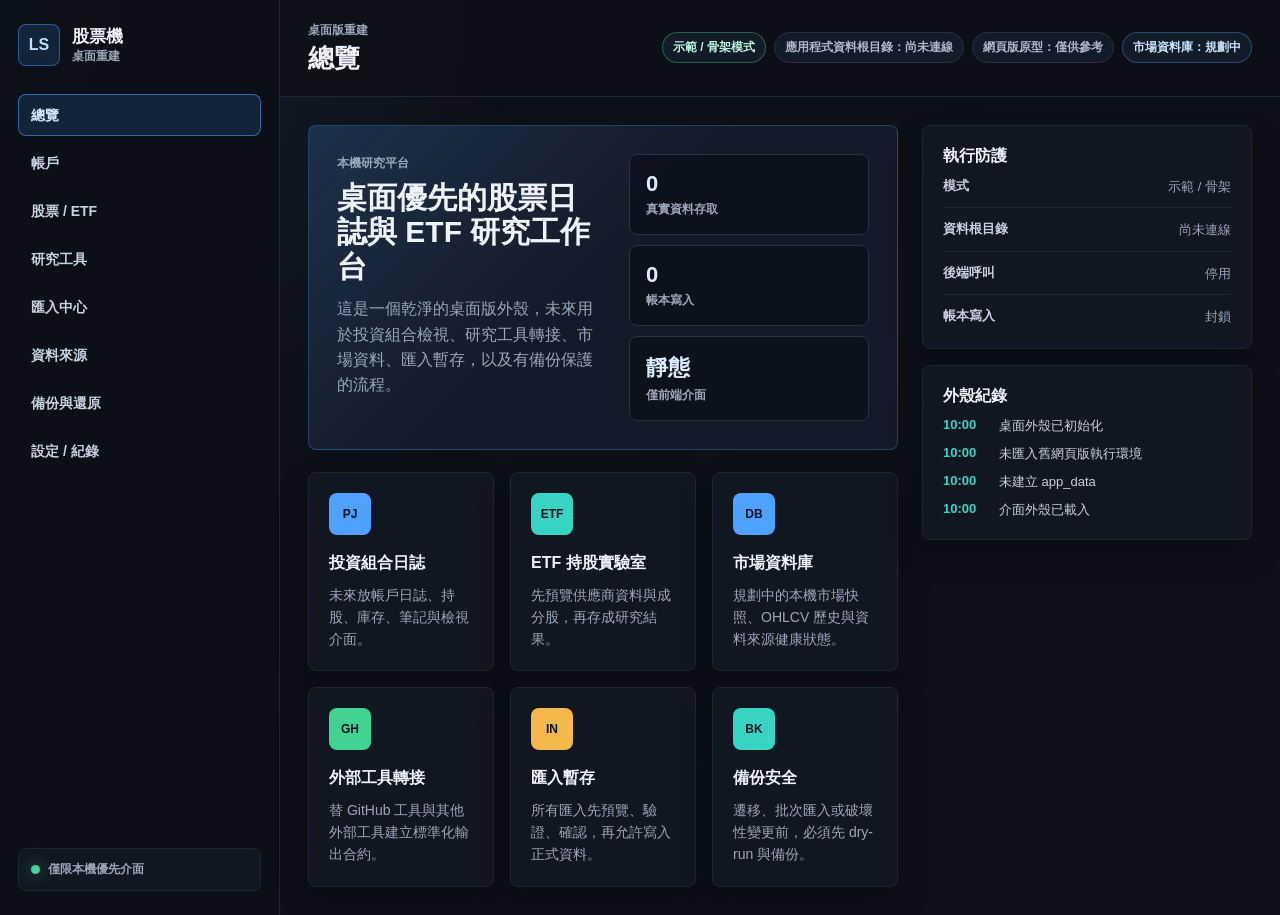
<file: desktop_stock_machine/frontend/index.html>
<!doctype html>
<html lang="zh-Hant">
  <head>
    <meta charset="utf-8">
    <meta name="viewport" content="width=device-width, initial-scale=1">
    <title>桌面股票機</title>
    <link rel="stylesheet" href="styles.css">
  </head>
  <body>
    <div class="app-shell">
      <aside class="sidebar" aria-label="主要導覽">
        <div class="brand">
          <span class="brand-mark" aria-hidden="true">LS</span>
          <div>
            <div class="brand-title" data-i18n="brand.title">股票機</div>
            <div class="brand-subtitle" data-i18n="brand.subtitle">桌面重建</div>
          </div>
        </div>

        <nav class="nav-list">
          <button class="nav-item active" type="button" data-section-target="overview" data-i18n="nav.overview">總覽</button>
          <button class="nav-item" type="button" data-section-target="accounts" data-i18n="nav.accounts">帳戶</button>
          <button class="nav-item" type="button" data-section-target="stocks" data-i18n="nav.stocks">股票 / ETF</button>
          <button class="nav-item" type="button" data-section-target="research" data-i18n="nav.research">研究工具</button>
          <button class="nav-item" type="button" data-section-target="imports" data-i18n="nav.imports">匯入中心</button>
          <button class="nav-item" type="button" data-section-target="sources" data-i18n="nav.sources">資料來源</button>
          <button class="nav-item" type="button" data-section-target="backup" data-i18n="nav.backup">備份與還原</button>
          <button class="nav-item" type="button" data-section-target="settings" data-i18n="nav.settings">設定 / 紀錄</button>
        </nav>

        <div class="sidebar-footer">
          <span class="signal-dot"></span>
          <span data-i18n="sidebar.footer">僅限本機優先介面</span>
        </div>
      </aside>

      <main class="workspace">
        <header class="topbar">
          <div>
            <p class="eyebrow" data-i18n="top.eyebrow">桌面版重建</p>
            <h1 id="section-title">總覽</h1>
          </div>
          <div class="status-strip" aria-label="執行狀態">
            <span class="status-chip good" data-i18n="status.mode">示範 / 骨架模式</span>
            <span class="status-chip muted" data-i18n="status.dataRoot">應用程式資料根目錄：尚未連線</span>
            <span class="status-chip muted" data-i18n="status.legacy">網頁版原型：僅供參考</span>
            <span class="status-chip planned" data-i18n="status.market">市場資料庫：規劃中</span>
          </div>
        </header>

        <div class="content-grid">
          <section class="section-stack">
            <section class="page-section active" data-section="overview">
              <div class="hero-panel">
                <div>
                  <p class="eyebrow" data-i18n="overview.eyebrow">本機研究平台</p>
                  <h2 data-i18n="overview.title">桌面優先的股票日誌與 ETF 研究工作台</h2>
                  <p data-i18n="overview.body">
                    這是一個乾淨的桌面版外殼，未來用於投資組合檢視、研究工具轉接、市場資料、匯入暫存，以及有備份保護的流程。
                  </p>
                </div>
                <div class="hero-metrics" aria-label="外殼狀態">
                  <div><strong>0</strong><span data-i18n="metric.realCalls">真實資料存取</span></div>
                  <div><strong>0</strong><span data-i18n="metric.ledgerWrites">帳本寫入</span></div>
                  <div><strong data-i18n="metric.staticValue">靜態</strong><span data-i18n="metric.frontendOnly">僅前端介面</span></div>
                </div>
              </div>

              <div class="card-grid overview-cards">
                <article class="card">
                  <span class="card-icon journal">PJ</span>
                  <h3 data-i18n="card.journal.title">投資組合日誌</h3>
                  <p data-i18n="card.journal.body">未來放帳戶日誌、持股、庫存、筆記與檢視介面。</p>
                </article>
                <article class="card">
                  <span class="card-icon etf">ETF</span>
                  <h3 data-i18n="card.etf.title">ETF 持股實驗室</h3>
                  <p data-i18n="card.etf.body">先預覽供應商資料與成分股，再存成研究結果。</p>
                </article>
                <article class="card">
                  <span class="card-icon market">DB</span>
                  <h3 data-i18n="card.market.title">市場資料庫</h3>
                  <p data-i18n="card.market.body">規劃中的本機市場快照、OHLCV 歷史與資料來源健康狀態。</p>
                </article>
                <article class="card">
                  <span class="card-icon tool">GH</span>
                  <h3 data-i18n="card.adapters.title">外部工具轉接</h3>
                  <p data-i18n="card.adapters.body">替 GitHub 工具與其他外部工具建立標準化輸出合約。</p>
                </article>
                <article class="card">
                  <span class="card-icon import">IN</span>
                  <h3 data-i18n="card.import.title">匯入暫存</h3>
                  <p data-i18n="card.import.body">所有匯入先預覽、驗證、確認，再允許寫入正式資料。</p>
                </article>
                <article class="card">
                  <span class="card-icon backup">BK</span>
                  <h3 data-i18n="card.backup.title">備份安全</h3>
                  <p data-i18n="card.backup.body">遷移、批次匯入或破壞性變更前，必須先 dry-run 與備份。</p>
                </article>
              </div>
            </section>

            <section class="page-section" data-section="accounts" hidden>
              <div class="section-heading">
                <p class="eyebrow" data-i18n="accounts.eyebrow">帳務邊界</p>
                <h2 data-i18n="accounts.title">帳戶</h2>
                <p data-i18n="accounts.body">真實 profile 會先保持封鎖，直到 data root、備份與遷移安全規則完成。</p>
              </div>
              <div class="card-grid">
                <article class="card"><h3 data-i18n="accounts.summary.title">帳戶摘要</h3><p data-i18n="accounts.summary.body">未來顯示持股、現金流與日誌狀態。</p></article>
                <article class="card"><h3 data-i18n="accounts.guard.title">帳本保護</h3><p data-i18n="accounts.guard.body">確認資料必須透過 core storage 合約與審核寫入流程。</p></article>
                <article class="card warning"><h3 data-i18n="accounts.blocked.title">真實 profile 尚未啟用</h3><p data-i18n="accounts.blocked.body">這個 UI shell 不會載入私人帳戶資料。</p></article>
              </div>
            </section>

            <section class="page-section" data-section="stocks" hidden>
              <div class="section-heading">
                <p class="eyebrow" data-i18n="stocks.eyebrow">研究工作區</p>
                <h2 data-i18n="stocks.title">股票 / ETF</h2>
                <p data-i18n="stocks.body">桌面版個股與 ETF 詳細頁會在這裡重做，不複製舊網頁版頁面。</p>
              </div>
              <div class="card-grid">
                <article class="card"><h3 data-i18n="stocks.canvas.title">個股詳情畫布</h3><p data-i18n="stocks.canvas.body">未來放圖表、庫存、筆記與市場脈絡。</p></article>
                <article class="card"><h3 data-i18n="stocks.etf.title">ETF 成分檢視</h3><p data-i18n="stocks.etf.body">未來顯示持股快照、資料來源、快照日期與中繼資料。</p></article>
                <article class="card"><h3 data-i18n="stocks.library.title">研究結果庫</h3><p data-i18n="stocks.library.body">儲存的研究輸出會和個人確認帳本分開。</p></article>
              </div>
            </section>

            <section class="page-section" data-section="research" hidden>
              <div class="section-heading">
                <p class="eyebrow" data-i18n="research.eyebrow">轉接平台</p>
                <h2 data-i18n="research.title">研究工具</h2>
                <p data-i18n="research.body">未來外部工具輸出會先標準化，使用者預覽後才存成研究結果。</p>
              </div>

              <div class="flow-panel">
                <div class="flow-step" data-i18n="flow.github">GitHub 工具</div>
                <div class="flow-arrow" data-i18n="flow.to">到</div>
                <div class="flow-step" data-i18n="flow.adapter">轉接器</div>
                <div class="flow-arrow" data-i18n="flow.to">到</div>
                <div class="flow-step" data-i18n="flow.output">標準化輸出</div>
                <div class="flow-arrow" data-i18n="flow.to">到</div>
                <div class="flow-step" data-i18n="flow.preview">預覽</div>
                <div class="flow-arrow" data-i18n="flow.to">到</div>
                <div class="flow-step locked" data-i18n="flow.save">存成研究結果</div>
              </div>

              <div class="chip-row">
                <span class="status-chip planned" data-i18n="research.chip.csv">CSV / JSON 轉接器</span>
                <span class="status-chip planned" data-i18n="research.chip.runner">子程序執行器</span>
                <span class="status-chip planned" data-i18n="research.chip.registry">外掛登錄表規劃中</span>
                <span class="status-chip danger" data-i18n="research.chip.blocked">帳本寫入封鎖</span>
              </div>

              <div class="card-grid">
                <article class="card"><h3 data-i18n="research.isolation.title">工具隔離</h3><p data-i18n="research.isolation.body">外部工具輸出必須先經過轉接器，才會進入審核畫面。</p></article>
                <article class="card"><h3 data-i18n="research.preview.title">先預覽</h3><p data-i18n="research.preview.body">產生的研究資料會先停在暫存狀態，明確確認後才保存。</p></article>
              </div>
            </section>

            <section class="page-section" data-section="imports" hidden>
              <div class="section-heading">
                <p class="eyebrow" data-i18n="imports.eyebrow">審核流程</p>
                <h2 data-i18n="imports.title">匯入中心</h2>
                <p data-i18n="imports.body">匯入資料會先預覽、驗證、確認，再允許持久寫入。</p>
              </div>
              <div class="card-grid">
                <article class="card warning"><h3 data-i18n="imports.dryRun.title">必須 dry-run</h3><p data-i18n="imports.dryRun.body">匯入候選資料必須先檢查，不能直接接受。</p></article>
                <article class="card warning"><h3 data-i18n="imports.confirm.title">需要使用者確認</h3><p data-i18n="imports.confirm.body">沒有明確同意前，匯入結果不能寫入確認資料。</p></article>
                <article class="card"><h3 data-i18n="imports.report.title">暫存報告</h3><p data-i18n="imports.report.body">未來會顯示略過列、警告與阻擋原因。</p></article>
              </div>
            </section>

            <section class="page-section" data-section="sources" hidden>
              <div class="section-heading">
                <p class="eyebrow" data-i18n="sources.eyebrow">市場資料中心</p>
                <h2 data-i18n="sources.title">資料來源</h2>
                <p data-i18n="sources.body">供應商動作會維持手動觸發，並以預覽流程為主。</p>
              </div>
              <div class="card-grid">
                <article class="card"><h3 data-i18n="sources.etf.title">ETF 供應商預覽</h3><p data-i18n="sources.etf.body">未來供應商抓取會先預覽，再確認成快照。</p></article>
                <article class="card"><h3 data-i18n="sources.csv.title">手動 CSV 備援</h3><p data-i18n="sources.csv.body">本機檔案可在驗證後成為受控備援路徑。</p></article>
                <article class="card"><h3 data-i18n="sources.snapshot.title">市場快照資料庫</h3><p data-i18n="sources.snapshot.body">規劃中的本機研究資料庫，保存報價、OHLCV 與 metadata。</p></article>
                <article class="card warning"><h3 data-i18n="sources.cache.title">Provider cache 不是事實來源</h3><p data-i18n="sources.cache.body">raw cache 與診斷資料只能暫存，且必須被忽略。</p></article>
              </div>
            </section>

            <section class="page-section" data-section="backup" hidden>
              <div class="section-heading">
                <p class="eyebrow" data-i18n="backup.eyebrow">資料安全</p>
                <h2 data-i18n="backup.title">備份與還原</h2>
                <p data-i18n="backup.body">遷移與高風險寫入會先封鎖，直到安全合約完成。</p>
              </div>
              <div class="card-grid">
                <article class="card warning"><h3 data-i18n="backup.dryRun.title">必須 dry-run</h3><p data-i18n="backup.dryRun.body">任何遷移寫入前都要先檢查來源與目標路徑。</p></article>
                <article class="card warning"><h3 data-i18n="backup.required.title">必須備份</h3><p data-i18n="backup.required.body">備份建立成功後，才可以進行遷移或破壞性變更。</p></article>
                <article class="card warning"><h3 data-i18n="backup.silent.title">不允許靜默遷移</h3><p data-i18n="backup.silent.body">桌面版不會自動搬動網頁版 prototype 的資料。</p></article>
              </div>
            </section>

            <section class="page-section" data-section="settings" hidden>
              <div class="section-heading">
                <p class="eyebrow" data-i18n="settings.eyebrow">偏好設定</p>
                <h2 data-i18n="settings.title">設定 / 紀錄</h2>
                <p data-i18n="settings.body">目前只有靜態設定介面；未來會接上資料根目錄狀態與桌面設定檔。</p>
              </div>
              <div class="card-grid settings-grid">
                <article class="card settings-card">
                  <h3 data-i18n="settings.language.title">介面語言</h3>
                  <p data-i18n="settings.language.body">語言切換只影響目前畫面，現在不會寫入檔案或瀏覽器儲存空間。</p>
                  <div class="language-control" aria-label="介面語言">
                    <button class="language-button active" type="button" data-lang-option="zh-Hant" aria-pressed="true" data-i18n="settings.language.zh">繁體中文</button>
                    <button class="language-button" type="button" data-lang-option="en" aria-pressed="false" data-i18n="settings.language.en">English</button>
                  </div>
                  <p class="setting-note"><span data-i18n="settings.language.currentLabel">目前語言：</span><strong data-language-label>繁體中文</strong></p>
                </article>
                <article class="card"><h3 data-i18n="settings.dataRoot.title">應用程式資料根目錄</h3><p data-i18n="settings.dataRoot.body">尚未連線。這個介面外殼不會建立或填入 `app_data/`。</p></article>
                <article class="card"><h3 data-i18n="settings.legacy.title">舊版邊界</h3><p data-i18n="settings.legacy.body">Flask 網頁版原型僅作參考，這裡不會匯入。</p></article>
                <article class="card"><h3 data-i18n="settings.provider.title">資料供應商設定</h3><p data-i18n="settings.provider.body">靜態介面不會讀取本機供應商設定。</p></article>
              </div>
            </section>
          </section>

          <aside class="inspector" aria-label="狀態與紀錄面板">
            <section class="inspector-card">
              <h2 data-i18n="inspector.guardrails">執行防護</h2>
              <dl>
                <div><dt data-i18n="guard.mode">模式</dt><dd data-i18n="guard.modeValue">示範 / 骨架</dd></div>
                <div><dt data-i18n="guard.dataRoot">資料根目錄</dt><dd data-i18n="guard.dataRootValue">尚未連線</dd></div>
                <div><dt data-i18n="guard.backend">後端呼叫</dt><dd data-i18n="guard.backendValue">停用</dd></div>
                <div><dt data-i18n="guard.ledger">帳本寫入</dt><dd data-i18n="guard.ledgerValue">封鎖</dd></div>
              </dl>
            </section>

            <section class="inspector-card">
              <h2 data-i18n="inspector.log">外殼紀錄</h2>
              <ol class="log-list">
                <li><span>10:00</span> <span data-i18n="log.initialized">桌面外殼已初始化</span></li>
                <li><span>10:00</span> <span data-i18n="log.legacy">未匯入舊網頁版執行環境</span></li>
                <li><span>10:00</span> <span data-i18n="log.appData">未建立 app_data</span></li>
                <li><span>10:00</span> <span data-i18n="log.loaded">介面外殼已載入</span></li>
              </ol>
            </section>
          </aside>
        </div>
      </main>
    </div>
    <script src="app.js"></script>
  </body>
</html>
</file>
<file: desktop_stock_machine/frontend/styles.css>
:root {
  color-scheme: dark;
  font-family: "Segoe UI", Arial, sans-serif;
  background: #0d1117;
  color: #eef4ff;
  --bg: #0d1117;
  --panel: #121822;
  --panel-strong: #171f2c;
  --line: #273244;
  --line-soft: #1d2634;
  --text: #eef4ff;
  --muted: #9aa8ba;
  --soft: #c7d2e1;
  --blue: #4ea1ff;
  --cyan: #39d5c4;
  --green: #42d392;
  --amber: #f5b84b;
  --red: #ff6b6b;
}

* {
  box-sizing: border-box;
}

body {
  margin: 0;
  min-height: 100vh;
  background:
    radial-gradient(circle at top left, rgb(78 161 255 / 12%), transparent 32rem),
    linear-gradient(135deg, #0b1017, var(--bg));
  color: var(--text);
}

.app-shell {
  display: flex;
  min-height: 100vh;
}

.sidebar {
  display: flex;
  width: 280px;
  min-height: 100vh;
  flex: 0 0 280px;
  flex-direction: column;
  gap: 28px;
  border-right: 1px solid var(--line-soft);
  background: rgb(11 16 23 / 92%);
  padding: 24px 18px;
}

.brand {
  display: flex;
  align-items: center;
  gap: 12px;
  min-width: 0;
}

.brand-mark {
  display: grid;
  width: 42px;
  height: 42px;
  flex: 0 0 auto;
  place-items: center;
  border: 1px solid rgb(78 161 255 / 45%);
  border-radius: 8px;
  background: #11243a;
  color: #bfe0ff;
  font-weight: 800;
}

.brand-title {
  overflow: hidden;
  color: var(--text);
  font-size: 17px;
  font-weight: 800;
  text-overflow: ellipsis;
  white-space: nowrap;
}

.brand-subtitle,
.sidebar-footer,
.eyebrow {
  color: var(--muted);
  font-size: 12px;
  font-weight: 700;
  letter-spacing: 0;
  text-transform: uppercase;
}

.nav-list {
  display: grid;
  gap: 6px;
}

.nav-item {
  width: 100%;
  min-height: 42px;
  border: 1px solid transparent;
  border-radius: 8px;
  background: transparent;
  color: var(--soft);
  cursor: pointer;
  font: inherit;
  font-size: 14px;
  font-weight: 650;
  line-height: 1.2;
  padding: 10px 12px;
  text-align: left;
}

.nav-item:hover,
.nav-item:focus-visible {
  border-color: var(--line);
  background: #141d29;
  color: var(--text);
  outline: none;
}

.nav-item.active {
  border-color: rgb(78 161 255 / 54%);
  background: #132339;
  color: #dcecff;
}

.sidebar-footer {
  display: flex;
  align-items: center;
  gap: 8px;
  margin-top: auto;
  border: 1px solid var(--line-soft);
  border-radius: 8px;
  background: #101722;
  padding: 12px;
}

.signal-dot {
  width: 9px;
  height: 9px;
  border-radius: 999px;
  background: var(--green);
  box-shadow: 0 0 18px rgb(66 211 146 / 65%);
}

.workspace {
  display: flex;
  min-width: 0;
  flex: 1;
  flex-direction: column;
}

.topbar {
  display: flex;
  align-items: center;
  justify-content: space-between;
  gap: 20px;
  border-bottom: 1px solid var(--line-soft);
  background: rgb(13 17 23 / 82%);
  padding: 22px 28px;
}

.topbar h1 {
  margin: 5px 0 0;
  font-size: 26px;
  line-height: 1.15;
}

.status-strip,
.chip-row {
  display: flex;
  flex-wrap: wrap;
  gap: 8px;
  justify-content: flex-end;
}

.status-chip {
  display: inline-flex;
  min-height: 28px;
  align-items: center;
  border: 1px solid var(--line);
  border-radius: 999px;
  background: #121b28;
  color: var(--soft);
  font-size: 12px;
  font-weight: 750;
  padding: 6px 10px;
}

.status-chip.good {
  border-color: rgb(66 211 146 / 38%);
  color: #bdf7dc;
}

.status-chip.muted {
  color: #aeb9c8;
}

.status-chip.planned {
  border-color: rgb(78 161 255 / 36%);
  color: #c9e3ff;
}

.status-chip.danger {
  border-color: rgb(255 107 107 / 42%);
  color: #ffd1d1;
}

.content-grid {
  display: grid;
  grid-template-columns: minmax(0, 1fr) 330px;
  gap: 24px;
  min-height: 0;
  padding: 28px;
}

.eyebrow {
  margin: 0;
}

.section-stack,
.page-section {
  min-width: 0;
}

.page-section {
  display: none;
}

.page-section.active {
  display: grid;
  gap: 22px;
}

.hero-panel {
  display: grid;
  grid-template-columns: minmax(0, 1.5fr) minmax(240px, 0.7fr);
  gap: 24px;
  overflow: hidden;
  border: 1px solid rgb(78 161 255 / 28%);
  border-radius: 8px;
  background:
    linear-gradient(135deg, rgb(78 161 255 / 16%), transparent 48%),
    #131b28;
  padding: 28px;
}

.hero-panel h2,
.section-heading h2 {
  margin: 8px 0 12px;
  font-size: 30px;
  line-height: 1.15;
}

.hero-panel p,
.section-heading p,
.card p,
.inspector-card dd {
  color: var(--muted);
  line-height: 1.58;
}

.hero-panel p,
.section-heading p {
  max-width: 760px;
  margin: 0;
}

.hero-metrics {
  display: grid;
  gap: 10px;
}

.hero-metrics div {
  border: 1px solid var(--line);
  border-radius: 8px;
  background: rgb(9 14 22 / 64%);
  padding: 16px;
}

.hero-metrics strong,
.hero-metrics span {
  display: block;
}

.hero-metrics strong {
  color: #dcecff;
  font-size: 22px;
}

.hero-metrics span {
  margin-top: 4px;
  color: var(--muted);
  font-size: 12px;
  font-weight: 700;
  text-transform: uppercase;
}

.card-grid {
  display: grid;
  grid-template-columns: repeat(3, minmax(0, 1fr));
  gap: 16px;
}

.overview-cards {
  grid-template-columns: repeat(3, minmax(0, 1fr));
}

.card,
.inspector-card,
.flow-panel {
  border: 1px solid var(--line-soft);
  border-radius: 8px;
  background: rgb(18 24 34 / 92%);
  box-shadow: 0 14px 34px rgb(0 0 0 / 20%);
}

.card {
  min-height: 174px;
  padding: 20px;
}

.card.warning {
  border-color: rgb(245 184 75 / 32%);
  background: rgb(38 30 18 / 80%);
}

.card h3,
.inspector-card h2 {
  margin: 0 0 10px;
  color: var(--text);
  font-size: 16px;
}

.card p {
  margin: 0;
  font-size: 14px;
}

.settings-grid {
  align-items: stretch;
}

.settings-card {
  grid-column: span 2;
}

.language-control {
  display: inline-flex;
  gap: 8px;
  margin-top: 18px;
  border: 1px solid var(--line-soft);
  border-radius: 8px;
  background: #101722;
  padding: 6px;
}

.language-button {
  min-height: 34px;
  border: 1px solid transparent;
  border-radius: 6px;
  background: transparent;
  color: var(--soft);
  cursor: pointer;
  font: inherit;
  font-size: 13px;
  font-weight: 800;
  padding: 7px 12px;
}

.language-button:hover,
.language-button:focus-visible {
  border-color: var(--line);
  color: var(--text);
  outline: none;
}

.language-button.active {
  border-color: rgb(78 161 255 / 52%);
  background: #132339;
  color: #dcecff;
}

.setting-note {
  margin-top: 14px !important;
  font-size: 13px !important;
}

.setting-note strong {
  color: var(--text);
}

.card-icon {
  display: inline-grid;
  width: 42px;
  height: 42px;
  place-items: center;
  margin-bottom: 18px;
  border-radius: 8px;
  color: #06121d;
  font-size: 12px;
  font-weight: 900;
}

.card-icon.journal,
.card-icon.market {
  background: var(--blue);
}

.card-icon.etf,
.card-icon.backup {
  background: var(--cyan);
}

.card-icon.tool {
  background: var(--green);
}

.card-icon.import {
  background: var(--amber);
}

.section-heading {
  border: 1px solid var(--line-soft);
  border-radius: 8px;
  background: #111925;
  padding: 24px;
}

.flow-panel {
  display: grid;
  grid-template-columns: repeat(9, auto);
  align-items: center;
  gap: 10px;
  overflow-x: auto;
  padding: 18px;
}

.flow-step {
  min-width: 132px;
  border: 1px solid rgb(78 161 255 / 34%);
  border-radius: 8px;
  background: #11243a;
  color: #dbeafe;
  font-size: 13px;
  font-weight: 800;
  padding: 14px;
  text-align: center;
}

.flow-step.locked {
  border-color: rgb(255 107 107 / 38%);
  background: #311b22;
  color: #ffd7d7;
}

.flow-arrow {
  color: var(--muted);
  font-size: 12px;
  font-weight: 800;
  text-transform: uppercase;
}

.inspector {
  display: grid;
  align-content: start;
  gap: 16px;
  min-width: 0;
}

.inspector-card {
  padding: 20px;
}

.inspector-card dl {
  display: grid;
  gap: 12px;
  margin: 0;
}

.inspector-card dl div {
  display: flex;
  justify-content: space-between;
  gap: 16px;
  border-bottom: 1px solid var(--line-soft);
  padding-bottom: 10px;
}

.inspector-card dl div:last-child {
  border-bottom: 0;
  padding-bottom: 0;
}

.inspector-card dt {
  color: var(--soft);
  font-size: 13px;
  font-weight: 800;
}

.inspector-card dd {
  margin: 0;
  font-size: 13px;
  text-align: right;
}

.log-list {
  display: grid;
  gap: 10px;
  margin: 0;
  padding: 0;
  list-style: none;
}

.log-list li {
  display: grid;
  grid-template-columns: 46px minmax(0, 1fr);
  gap: 10px;
  color: var(--soft);
  font-size: 13px;
}

.log-list li > span:first-child {
  color: var(--cyan);
  font-weight: 800;
}

.log-list li > span:last-child {
  color: var(--soft);
}

[hidden] {
  display: none !important;
}

@media (max-width: 1100px) {
  .app-shell {
    display: block;
  }

  .sidebar {
    width: 100%;
    min-height: auto;
    border-right: 0;
    border-bottom: 1px solid var(--line-soft);
  }

  .nav-list {
    grid-template-columns: repeat(4, minmax(0, 1fr));
  }

  .content-grid {
    grid-template-columns: 1fr;
  }

  .inspector {
    grid-template-columns: repeat(2, minmax(0, 1fr));
  }
}

@media (max-width: 760px) {
  .topbar,
  .hero-panel {
    grid-template-columns: 1fr;
  }

  .topbar {
    align-items: flex-start;
    flex-direction: column;
  }

  .status-strip,
  .chip-row {
    justify-content: flex-start;
  }

  .content-grid {
    padding: 18px;
  }

  .nav-list,
  .card-grid,
  .overview-cards,
  .settings-card,
  .inspector {
    grid-template-columns: 1fr;
    grid-column: auto;
  }

  .flow-panel {
    grid-template-columns: 1fr;
  }

  .flow-arrow {
    text-align: center;
  }
}
</file>
